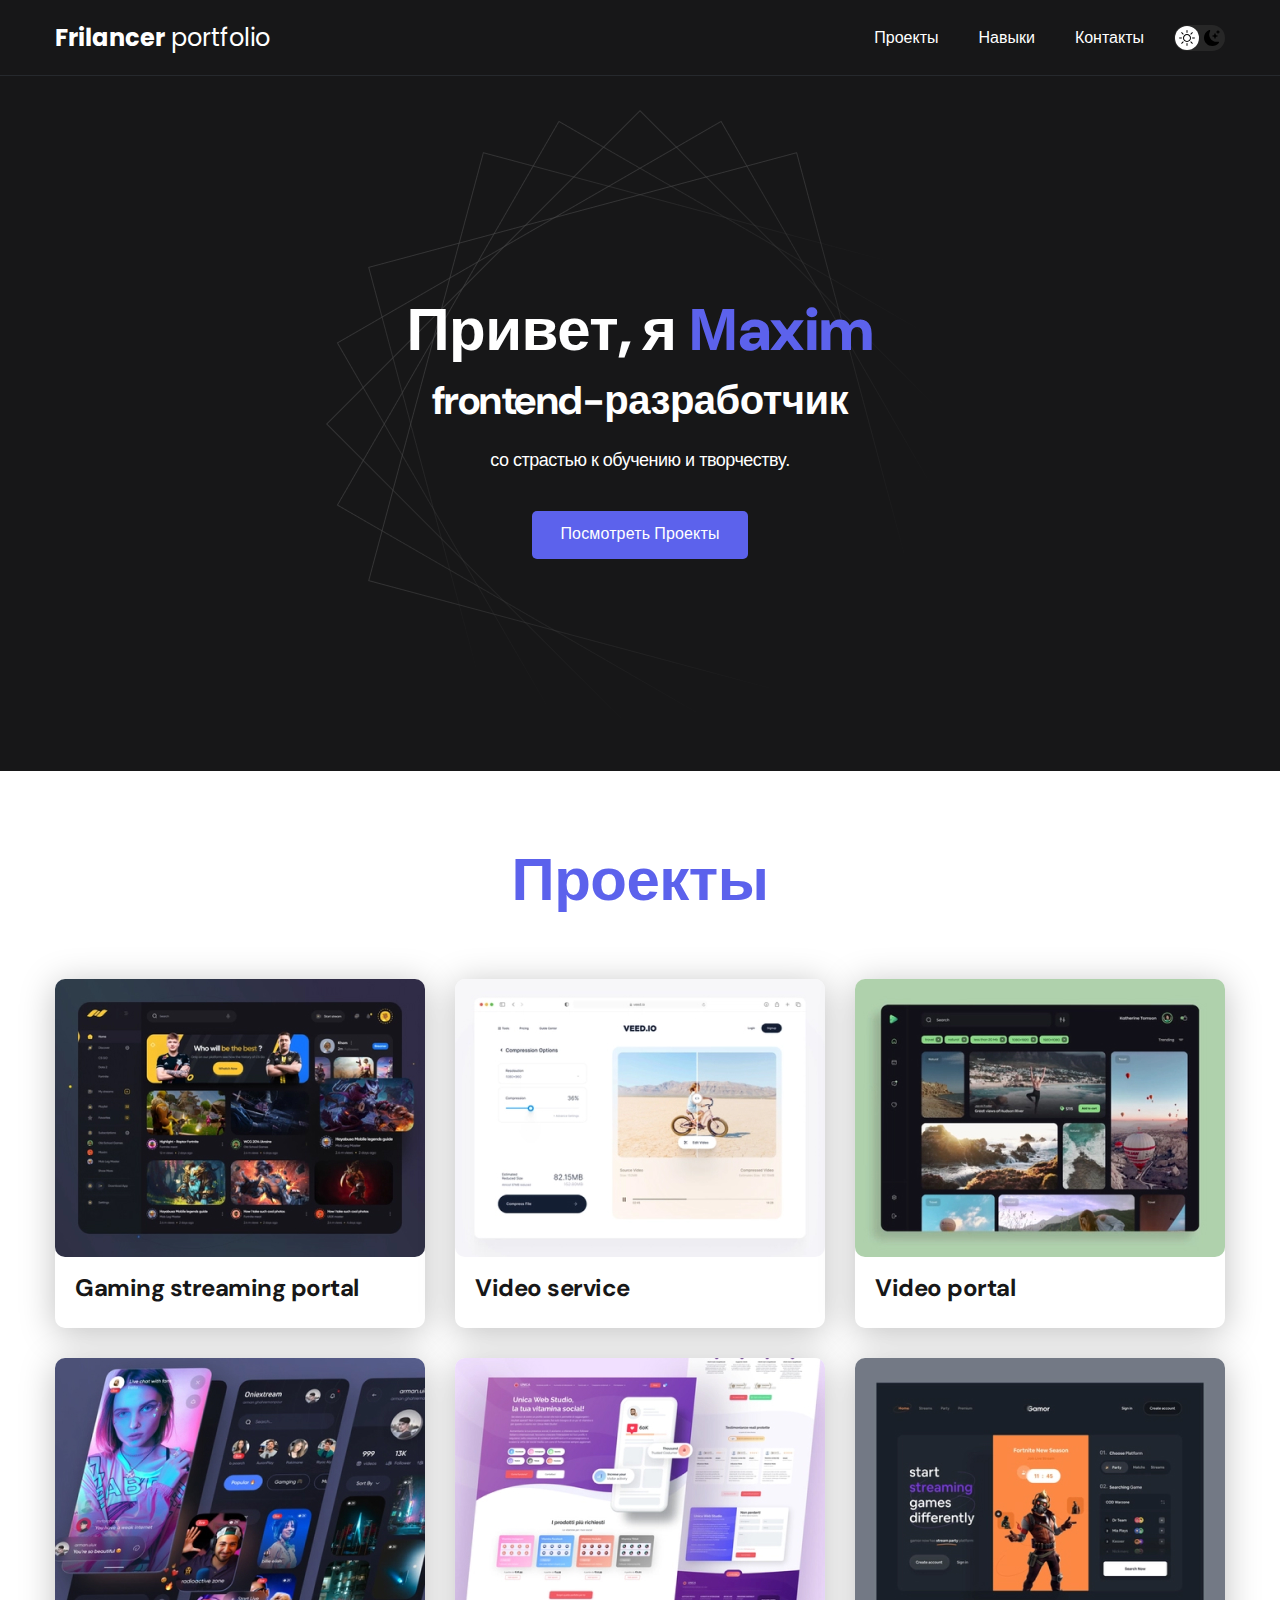
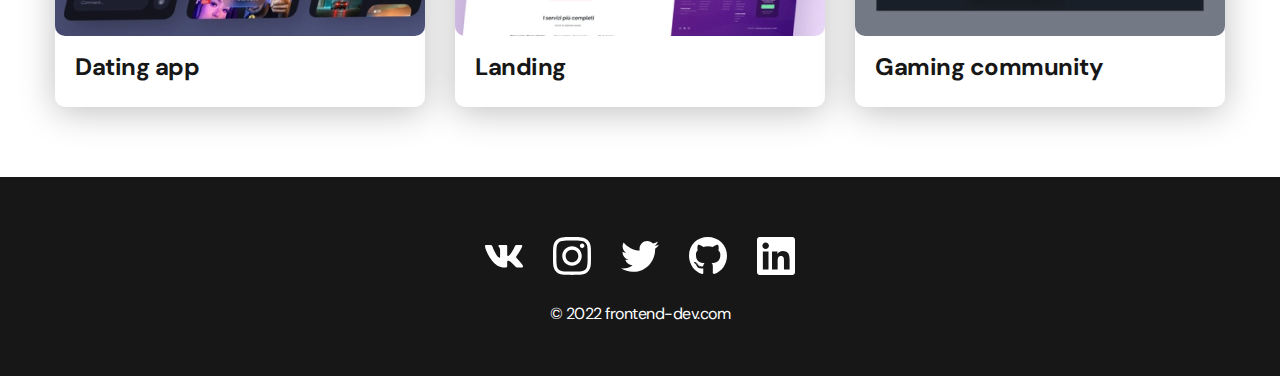
<file: index.html>
<!DOCTYPE html>
<html lang="en">
<head>
    <meta charset="UTF-8">
    <meta name="viewport" content="width=device-width, initial-scale=1.0">
    <title>Frilancer portfolio</title>
    <link rel="stylesheet" href="./css/main.css">
</head>
<body>

    <nav class="nav">
        <div class="container">
            <div class="nav-row">

                <a href="./index.html" class="logo"><strong>Frilancer</strong> portfolio</a>

                <button class="dark-mode-btn">
                    <img src="./images/icons/sun.svg" alt="light-mode" class="dark-mode__icon">
                    <img src="./images/icons/moon.svg" alt="dark-mode" class="dark-mode__icon">
                </button>

                <ul class="nav-list">
                    <li class="nav-list__item"><a href="./index.html" class="nav-list__link">Проекты</a></li>
                    <li class="nav-list__item"><a href="./skills.html" class="nav-list__link">Навыки</a></li>
                    <li class="nav-list__item"><a href="contacts.html" class="nav-list__link">Контакты</a></li>
                </ul>

            </div>
        </div>
    </nav>

    <header class="header">
        <div class="header-wrapper">

            <h1 class="header-title">
                <strong>Привет, я <em>Мaxim</em></strong><br>
                frontend-разработчик
            </h1>

            <div class="header-text">
                <p>со страстью к обучению и творчеству.</p>
            </div>

            <a href="#!" class="btn">Посмотреть Проекты</a>

        </div>
    </header>

    <main class="section">
        <div class="container">

            <h2 class="title-1">Проекты</h2>

            <ul class="projects">
                <li class="project">
                    <a href="project-page.html">
                        <img class="project__image" src="./images/projects/01.jpg" alt="project-image">
                        <h3 class="project__title">Gaming streaming portal</h3>
                    </a>
                </li>
                <li class="project">
                    <a href="project-page.html">
                        <img class="project__image" src="./images/projects/02.jpg" alt="project-image">
                        <h3 class="project__title">Video service</h3>
                    </a>
                </li>
                <li class="project">
                    <a href="project-page.html">
                        <img class="project__image" src="./images/projects/03.jpg" alt="project-image">
                        <h3 class="project__title">Video portal</h3>
                    </a>
                </li>
                <li class="project">
                    <a href="project-page.html"></a>
                        <img class="project__image" src="./images/projects/04.jpg" alt="project-image">
                        <h3 class="project__title">Dating app</h3>
                    </a>
                </li>
                <li class="project">
                    <a href="project-page.html"></a>
                        <img class="project__image" src="./images/projects/05.jpg" alt="project-image">
                        <h3 class="project__title">Landing</h3>
                    </a>
                </li>
                <li class="project">
                    <a href="project-page.html">
                        <img class="project__image" src="./images/projects/06.jpg" alt="project-image">
                        <h3 class="project__title">Gaming community</h3>
                    </a>
                </li>
            </ul>

        </div>
    </main>  
    
    <footer class="footer">
        <div class="footer__wrapper">

            <ul class="social">
                <li class="social item"><a href="#!"><img src="./images/icons/vk.svg" alt="icon"></a></li>
                <li class="social item"><a href="#!"><img src="./images/icons/instagram.svg" alt="icon"></a></li>
                <li class="social item"><a href="#!"><img src="./images/icons/twitter.svg" alt="icon"></a></li>
                <li class="social item"><a href="#!"><img src="./images/icons/gitHub.svg" alt="icon"></a></li>
                <li class="social item"><a href="#!"><img src="./images/icons/linkedIn.svg" alt="icon"></a></li>
            </ul>

            <div class="copyright">
                <p>© 2022 frontend-dev.com</p>
            </div>
            
        </div>
    </footer>    

    <script type="module" src="./js/main.js"></script>

</body>
</html>
</file>
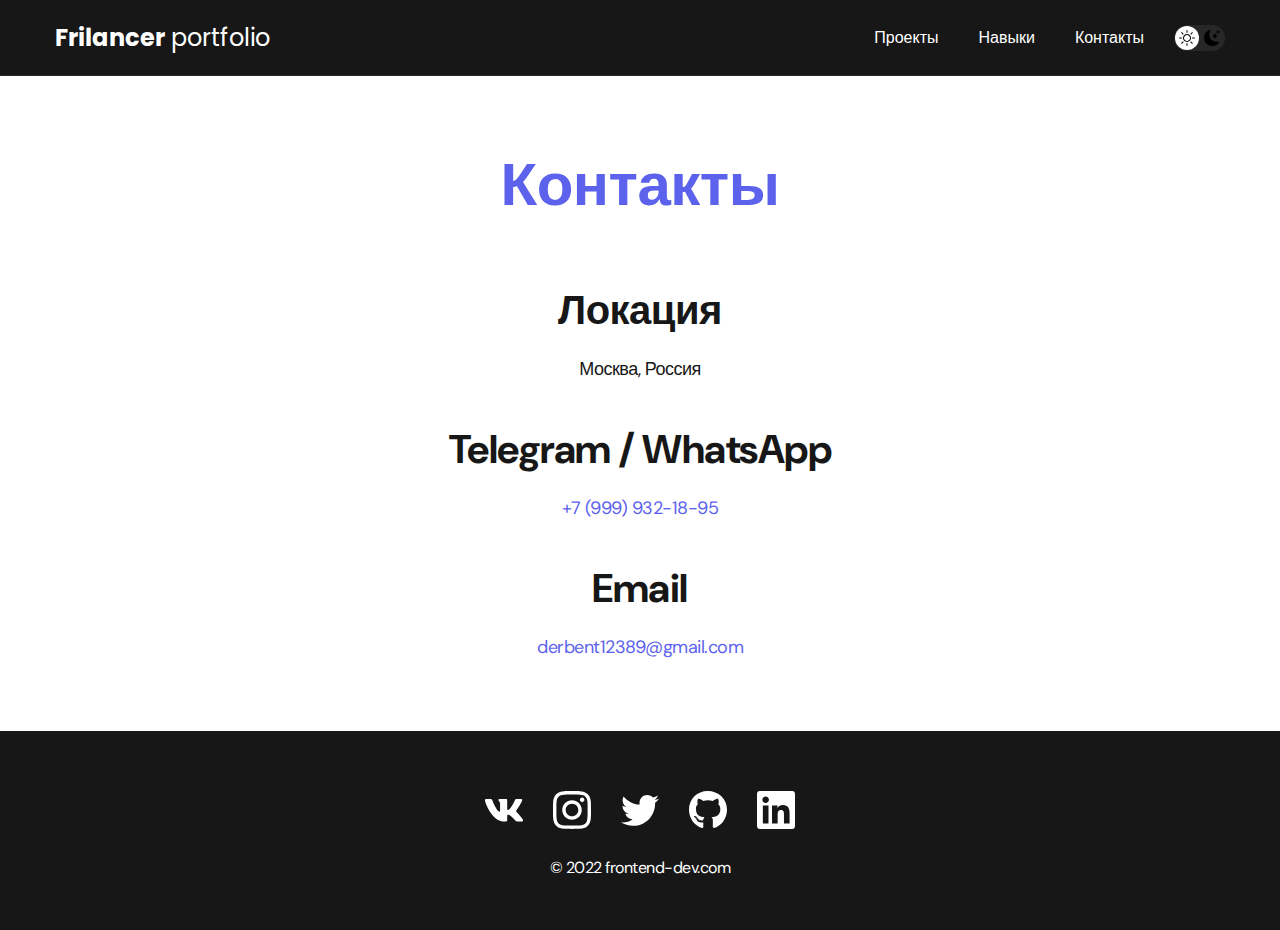
<file: contacts.html>
<!DOCTYPE html>
<html lang="en">
<head>
    <meta charset="UTF-8">
    <meta name="viewport" content="width=device-width, initial-scale=1.0">
    <title>Frilancer portfolio</title>
    <link rel="stylesheet" href="./css/main.css">
</head>
<body>

    <nav class="nav">
        <div class="container">
            <div class="nav-row">

                <a href="./index.html" class="logo"><strong>Frilancer</strong> portfolio</a>

                <button class="dark-mode-btn">
                    <img src="./images/icons/sun.svg" alt="light-mode" class="dark-mode__icon">
                    <img src="./images/icons/moon.svg" alt="dark-mode" class="dark-mode__icon">
                </button>

                <ul class="nav-list">
                    <li class="nav-list__item"><a href="./index.html" class="nav-list__link">Проекты</a></li>
                    <li class="nav-list__item"><a href="./skills.html" class="nav-list__link">Навыки</a></li>
                    <li class="nav-list__item"><a href="contacts.html" class="nav-list__link">Контакты</a></li>
                </ul>

            </div>
        </div>
    </nav>

    <main class="section">
        <div class="container">

            <h1 class="title-1">Контакты</h1>

            <ul class="content-list">

                <li class="content-list__item">

                    <h2 class="title-2">Локация</h2>

                    <p class="description">
                        Москва, Россия
                    </p>

                </li>

                <li class="content-list__item">

                    <h2 class="title-2">Telegram / WhatsApp</h2>

                    <p class="description">
                        <a href=”tel:+79999321895”>+7 (999) 932-18-95</a>
                    </p>

                </li>

                <li class="content-list__item">

                    <h2 class="title-2">Email</h2>

                    <p class="description">
                        <a href="mailto:derbent12389@gmail.com">derbent12389@gmail.com</a>
                    </p>
                    
                </li>

            </ul>
        </div>
    </main>  
    
    <footer class="footer">
        <div class="footer__wrapper">
            <ul class="social">
                <li class="social item"><a href="#!"><img src="./images/icons/vk.svg" alt="icon"></a></li>
                <li class="social item"><a href="#!"><img src="./images/icons/instagram.svg" alt="icon"></a></li>
                <li class="social item"><a href="#!"><img src="./images/icons/twitter.svg" alt="icon"></a></li>
                <li class="social item"><a href="#!"><img src="./images/icons/gitHub.svg" alt="icon"></a></li>
                <li class="social item"><a href="#!"><img src="./images/icons/linkedIn.svg" alt="icon"></a></li>
            </ul>
            <div class="copyright">
                <p>© 2022 frontend-dev.com</p>
            </div>
        </div>
    </footer>    
    <script type="module" src="./js/main.js"></script>
</body>
</html>
</file>
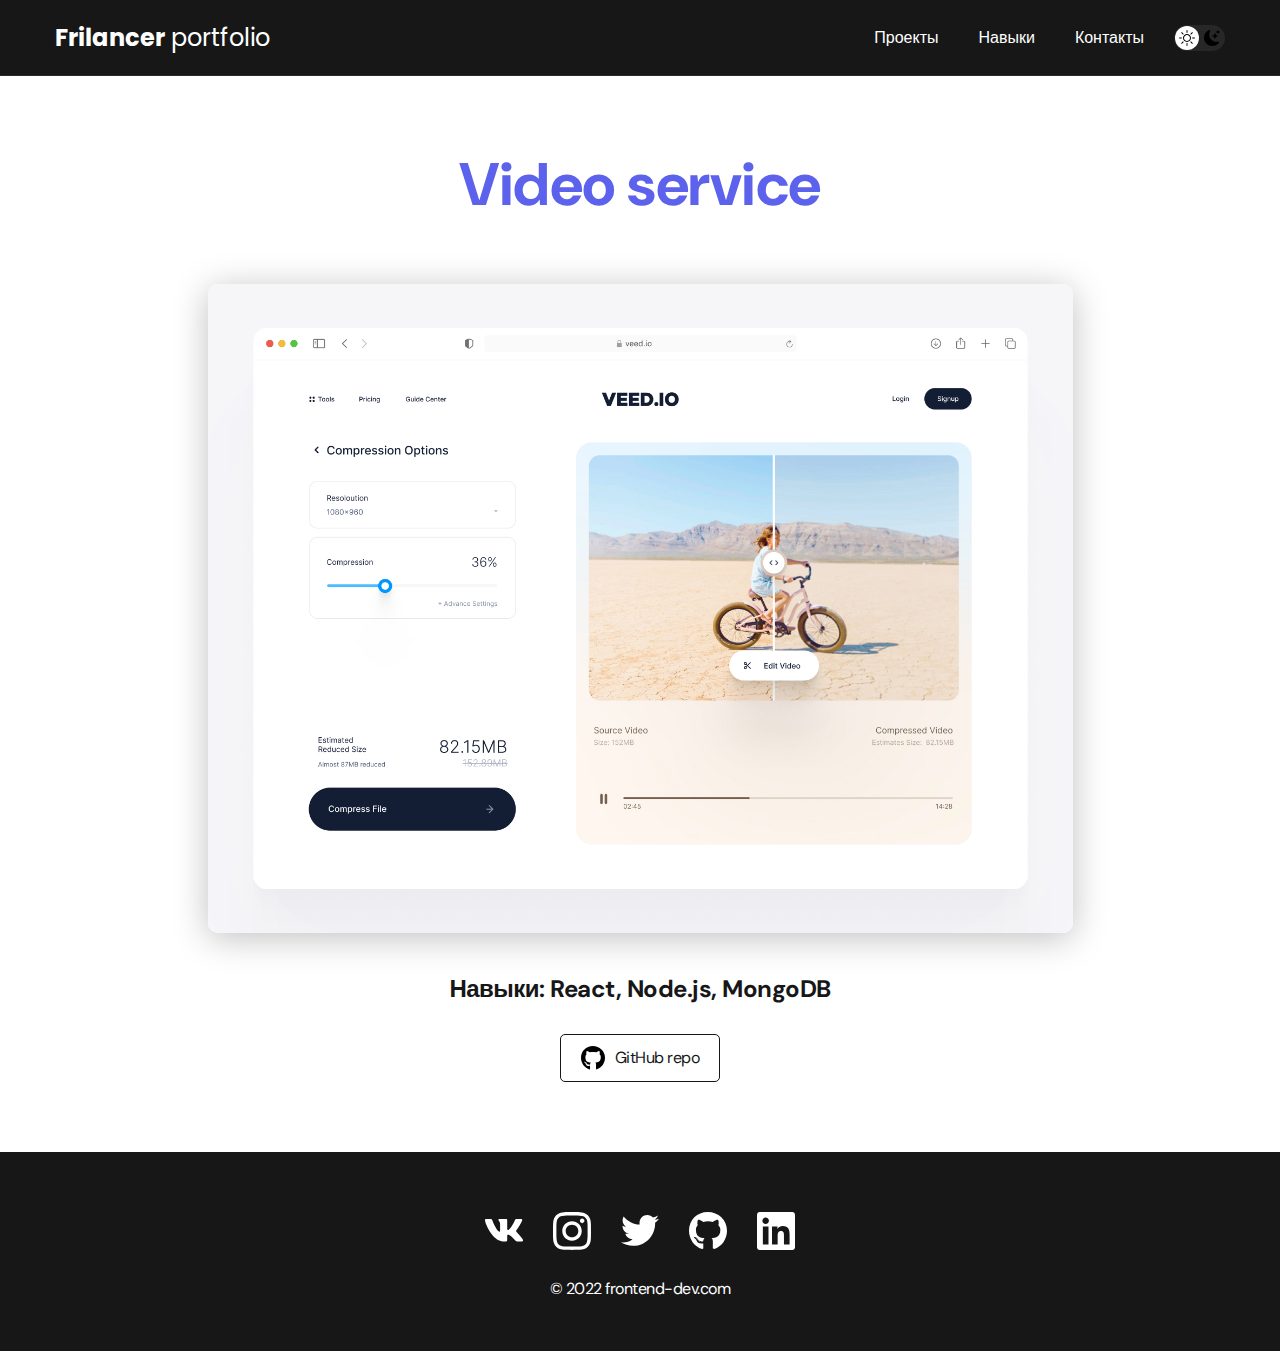
<file: project-page.html>
<!DOCTYPE html>
<html lang="en">
<head>
    <meta charset="UTF-8">
    <meta name="viewport" content="width=device-width, initial-scale=1.0">
    <title>Frilancer portfolio</title>
    <link rel="stylesheet" href="./css/main.css">
</head>
<body>

    <nav class="nav">
        <div class="container">
            <div class="nav-row">

                <a href="./index.html" class="logo"><strong>Frilancer</strong> portfolio</a>

                <button class="dark-mode-btn">
                    <img src="./images/icons/sun.svg" alt="light-mode" class="dark-mode__icon">
                    <img src="./images/icons/moon.svg" alt="dark-mode" class="dark-mode__icon">
                </button>

                <ul class="nav-list">
                    <li class="nav-list__item"><a href="./index.html" class="nav-list__link">Проекты</a></li>
                    <li class="nav-list__item"><a href="./skills.html" class="nav-list__link">Навыки</a></li>
                    <li class="nav-list__item"><a href="contacts.html" class="nav-list__link">Контакты</a></li>
                </ul>

            </div>
        </div>
    </nav>

    <main class="section">
        <div class="container">
            <div class="project-details">

                <h1 class="title-1">Video service</h1>

                <img class="project-details__cover" src="./images/projects/02-big.jpg" alt="project-image">

                <div class="project-details__desc">
                    <p>Навыки: React, Node.js, MongoDB</p>
                </div>

                <a href="#!" class="btn-outline">
                    <img src="./images/icons/gitHub-black.svg" alt="gitHub-icon">
                    GitHub repo
                </a>

            </div>
        </div>
    </main>  
    
    <footer class="footer">
        <div class="footer__wrapper">
            <ul class="social">
                <li class="social item"><a href="#!"><img src="./images/icons/vk.svg" alt="icon"></a></li>
                <li class="social item"><a href="#!"><img src="./images/icons/instagram.svg" alt="icon"></a></li>
                <li class="social item"><a href="#!"><img src="./images/icons/twitter.svg" alt="icon"></a></li>
                <li class="social item"><a href="#!"><img src="./images/icons/gitHub.svg" alt="icon"></a></li>
                <li class="social item"><a href="#!"><img src="./images/icons/linkedIn.svg" alt="icon"></a></li>
            </ul>
            <div class="copyright">
                <p>© 2022 frontend-dev.com</p>
            </div>
        </div>
    </footer>    
    <script type="module" src="./js/main.js"></script>
</body>
</html>
</file>
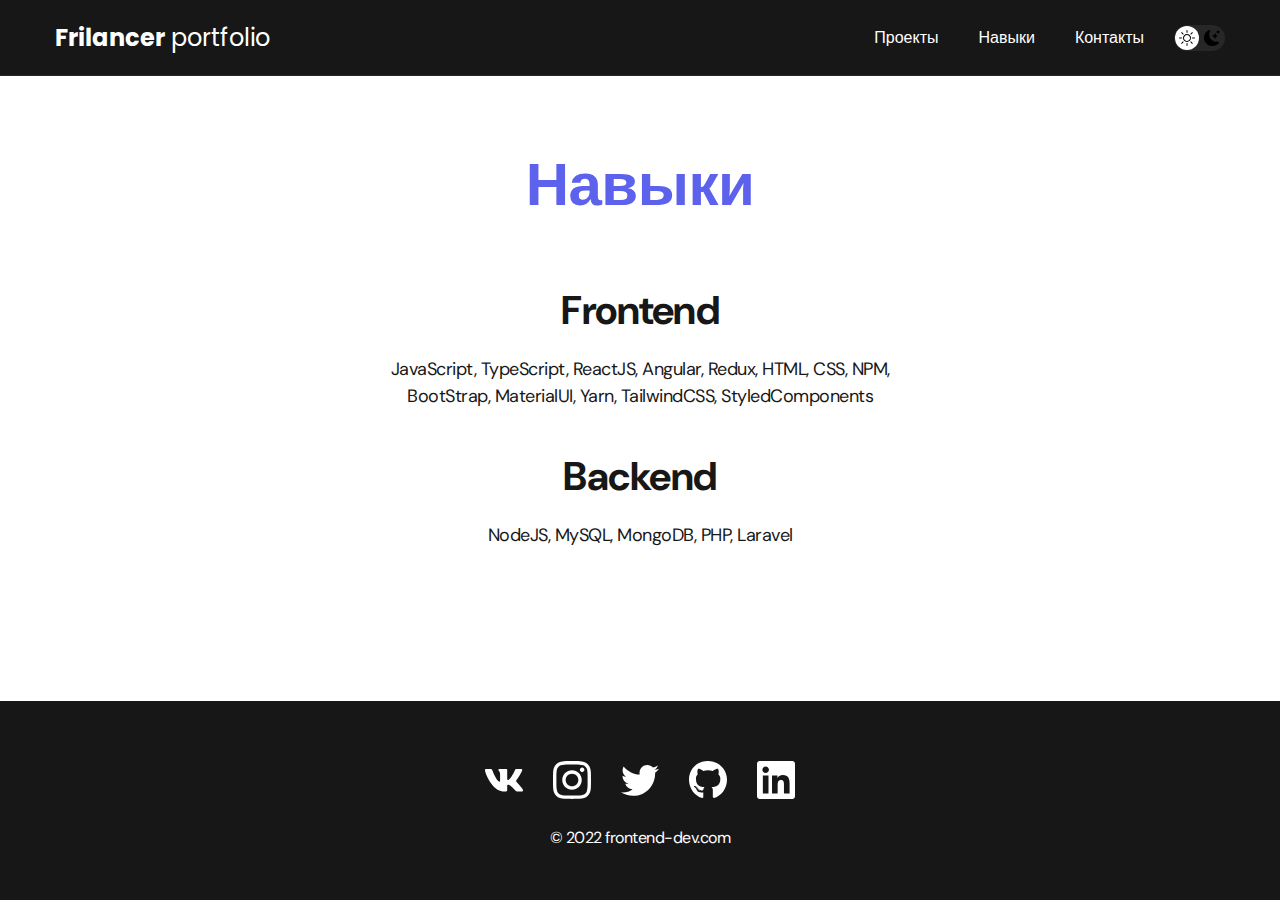
<file: skills.html>
<!DOCTYPE html>
<html lang="en">
<head>
    <meta charset="UTF-8">
    <meta name="viewport" content="width=device-width, initial-scale=1.0">
    <title>Frilancer portfolio</title>
    <link rel="stylesheet" href="./css/main.css">
</head>
<body>

    <nav class="nav">
        <div class="container">
            <div class="nav-row">

                <a href="./index.html" class="logo"><strong>Frilancer</strong> portfolio</a>

                <button class="dark-mode-btn">
                    <img src="./images/icons/sun.svg" alt="light-mode" class="dark-mode__icon">
                    <img src="./images/icons/moon.svg" alt="dark-mode" class="dark-mode__icon">
                </button>

                <ul class="nav-list">
                    <li class="nav-list__item"><a href="./index.html" class="nav-list__link">Проекты</a></li>
                    <li class="nav-list__item"><a href="./skills.html" class="nav-list__link">Навыки</a></li>
                    <li class="nav-list__item"><a href="contacts.html" class="nav-list__link">Контакты</a></li>
                </ul>

            </div>
        </div>
    </nav>

    <main class="section">
        <div class="container">

            <h1 class="title-1">Навыки</h1>

            <ul class="content-list">

                <li class="content-list__item">

                    <h2 class="title-2">Frontend</h2>

                    <p class="description">
                        JavaScript, TypeScript, ReactJS, Angular, Redux, HTML, CSS, NPM, BootStrap, MaterialUI, Yarn, TailwindCSS, StyledComponents
                    </p>

                </li>

                <li class="content-list__item">

                    <h2 class="title-2">Backend</h2>

                    <p class="description">
                        NodeJS, MySQL, MongoDB, PHP, Laravel
                    </p>
                    
                </li>

            </ul>
        </div>
    </main>  
    
    <footer class="footer">
        <div class="footer__wrapper">
            <ul class="social">
                <li class="social item"><a href="#!"><img src="./images/icons/vk.svg" alt="icon"></a></li>
                <li class="social item"><a href="#!"><img src="./images/icons/instagram.svg" alt="icon"></a></li>
                <li class="social item"><a href="#!"><img src="./images/icons/twitter.svg" alt="icon"></a></li>
                <li class="social item"><a href="#!"><img src="./images/icons/gitHub.svg" alt="icon"></a></li>
                <li class="social item"><a href="#!"><img src="./images/icons/linkedIn.svg" alt="icon"></a></li>
            </ul>
            <div class="copyright">
                <p>© 2022 frontend-dev.com</p>
            </div>
        </div>
    </footer>    
    <script type="module" src="./js/main.js"></script>
</body>
</html>
</file>
<file: css/main.css>
@import "./reset.css";
@import url('https://fonts.googleapis.com/css2?family=DM+Sans:opsz,wght@9..40,400;9..40,500;9..40,700&family=Poppins:wght@400;500;700&display=swap');

/*
font-family: 'DM Sans', sans-serif;
font-family: 'Poppins', sans-serif;
*/

:root {
    --black: #171718;
    --black-border: #26292D;
    --white: #fff;
    --purple: #5C62EC;

    --dark-bg: var(--black);
    --dark-border: var(--black-border);
    --header-text: var(--white);
    --accent: var(--purple);

    /* Light mode */

    --page-bg: var(--white);
    --text-color: var(--black);

    --project-card-bg: var(--white);
    --project-card-text: var(--black);
    --box-shadow: 0px 5px 35px 0px rgba(0, 0, 0, 0.25);
}

    /* Dark mode */

.dark {
    --page-bg: #252526;
    --text-color: var(--white);

    --project-card-bg: var(--black);
    --project-card-text: var(--white);
    --box-shadow: 0px 5px 35px 0px #5c62ec80;
}


html, body {
    display: flex;
    flex-direction: column;
    min-height: 100vh;

    font-family: 'DM Sans', sans-serif;
    letter-spacing: -0.5px;

    background-color: var(--page-bg);
    color: var(--text-color);
}

a {
    text-decoration: none;
    color: inherit;
}

.container {
    margin: 0 auto;
    padding: 0 15px;
    max-width: 1200px;
}

/*  * {
    border: 1px solid red;
} */

/* General */

.section {
    padding: 70px 0;
}

.title-1 {
    text-align: center;
    margin-bottom: 60px;

    font-size: 60px;
    font-weight: 700;
    line-height: 1.3;

    color: var(--accent);
}

.title-2 {
    margin-bottom: 20px;

    font-size: 40px;
    font-weight: 700;
    line-height: 1.3;
}


/* Nav */

.nav {
    font-family: 'Poppins', sans-serif;
    padding: 20px 0;
    border-bottom: 1px solid var(--dark-border);
    background-color: var(--dark-bg);
    color: var(--header-text);
    letter-spacing: normal;
}

.nav-row {
    display: flex;
    flex-wrap: wrap;
    justify-content: flex-end;
    align-items: center;
    row-gap: 20px;
    column-gap: 30px;
}

.logo strong {
    font-weight: 700;
}

a.logo {
    margin-right: auto;
    font-size: 24px;
}

.nav-list {
    position: relative;

    display: flex;
    flex-wrap: wrap;

    --underline-width: 0; /* начальная ширина */
    --underline-offset-x: 0; /* начальная позиция */

    font-size: 16px;
    align-items: center;
    column-gap: 40px;
    row-gap: 10px;
    font-weight: 500;
}

/* МОИ ДОРАБОТКИ */

.nav-list::before {
    width: var(--underline-width); /* установка ширины */
    transform: translateX(var(--underline-offset-x)); /* установка позиции */
    transition: transform 0.5s, width 0.5s; /* плавность перетекания */
  }



.nav-list::before {
    content: "";
    display: block;
    position: absolute;
    left: 0;
    top: 100%;
    height: 2px;
    width: var(--underline-width);
    transform: translateX(var(--underline-offset-x));
    background-color: var(--accent);
    transition: transform 0.5s, width 0.5s;
    border-radius: 2px;
}

/*
.nav-list__link {
    transition: 0.2s ease-in;
}

.nav-list__link:hover {
    opacity: 0.8;
}

.nav-list__link--active {
    position: relative;
}

.nav-list__link--active::before {
    content: "";

    position: absolute;
    left: 0;
    top: 100%;

    display: block;
    width: 100%;
    height: 2px;
    background-color: var(--accent);
}
*/

/* Dark-mode */

.dark-mode-btn {
    position: relative;
    order: 9;

    display: flex;
    justify-content: space-between;

    width: 51px;
    height: 26px;
    border-radius: 50px;
    padding: 5px;

    background-color: #272727;
}

.dark-mode__icon {
    position: relative;

    width: 16px;
    height: 16px;
}

.dark-mode-btn::before {
    position: absolute;

    content: '';
    display: block;

    width: 24px;
    height: 24px;   
    top: 1px;
    left: 1px;
    border-radius: 50%;
    background-color: var(--header-text);

    transition: 0.2s ease-in;
}

.dark-mode-btn--active::before {
    left: 26px;
}

/* Header */

.header {
    display: flex;
    align-items: center;
    justify-content: center;

    min-height: 695px;
    padding: 40px 0;

    background-color: var(--dark-bg);
    background-image: url(./../images/header-bg.png);
    background-repeat: no-repeat;
    background-size: auto;
    background-position: center center;

    color: var(--header-text);

    text-align: center;
}

.header-wrapper {
    padding: 0 15px;
    max-width: 660px;
}

.header-title {
    font-size: 40px;
    font-weight: 700;
    line-height: 1.4;

    margin-bottom: 20px;
}

.header-title strong {
    font-size: 60px;
}

.header-title em {
    font-style: normal;
    color: var(--accent);
}

.header-text {
    margin-bottom: 40px;
    font-size: 18px;
    line-height: 1.333;
}

.header-text p+p {
    margin-top: 0.5em;
}

/* Btn */

.btn {
    display: inline-block;
    height: 48px;
    padding: 12px 28px;

    border-radius: 5px;
    background-color: var(--accent);
    color: var(--header-text);

    font-size: 16px;
    font-weight: 500;
    letter-spacing: 0.15px;

    transition: opasity 0.2s ease-in;
}

.btn:hover, .btn-outline:hover {
    opacity: 0.8;
}

.btn:active, .btn-outline:active {
    position: relative;
    top: 2px;
}

.btn-outline {
    display: flex;
    column-gap: 10px;
    align-items: center;

    height: 48px;
    padding: 12px 20px;

    border-radius: 5px;
    border: 1px solid var(--dark-bg);
    color: var(--dark-bg);
    background-color: var(--header-text);

    transition: opacity 0.25 ease-in;
}

/* Projects */

.projects {
    display: flex;
    justify-content: center;
    flex-wrap: wrap;
    column-gap: 30px;
    row-gap: 30px;
}

.project {
    max-width: 370px;
    border-radius: 10px;

    background-color: var(--project-card-bg);
    box-shadow: var(--box-shadow);
}

.project__image {
    display: block;
    border-radius: 10px;
}

.project__title {
    margin: 15px 20px 25px;
    font-size: 24px;
    font-weight: 700;
    line-height: 1.3;
    color: var(--project-card-text);
}


/* Project-details */

.project-details {
    max-width: 865px;
    margin: 0 auto;

    display: flex;
    flex-direction: column;
    align-items: center;
}

.project-details__cover {
    max-width: 100%;
    margin-bottom: 40px;

    border-radius: 10px;
    box-shadow: 0px 5px 35px 0px rgba(0, 0, 0, 0.25);
}
    
 .project-details__desc {
    margin-bottom: 30px;

    font-size: 24px;
    font-weight: 700;
    line-height: 1.3;

    text-align: center;
}


/* Skills */

.content-list {
    max-width: 570px;
    margin: 0 auto;

    display: flex;
    flex-direction: column;
    row-gap: 40px;
    text-align: center;
}

.content-list__item {
    font-size: 18px; 
    line-height:1.5;
}

.content-list__item p + p {
    margin-top: 0.5em;
}

.content-list__item a {
    color: var(--accent);
}

/* Footer */

.footer {
    margin-top: auto;
    padding: 60px 0 50px;
    background-color: var(--dark-bg);
    color: var(--header-text);
}

.footer__wrapper {
    display: flex;
    flex-direction: column;
    align-items: center;
    row-gap: 27px;
}

.social {
    display: flex;
    column-gap: 30px;
    align-items: center;
}

.copyright {
    line-height: 1.5;
}

@media (max-width: 620px) {

    /* Nav */

    .nav-row {
        justify-content: space-between;
    }

    a.logo {
        font-size: 23px;
    }

    .dark-mode-btn {
        order: 0;
    }


    /* Header */

    .header {
        min-height: unset;
    }

    .header-title {
        font-size: 30px;
    }

    .header-title strong {
        font-size: 40px;
    }

    /* General */

    .section {
        padding: 40px 0;
    }

    .title-1 {
        margin-bottom: 30px;
        font-size: 40px;
    }

    .title-2 {
        margin-bottom: 10px;
        font-size: 30px;
    }

    /* Projects */

    .project__title {
        margin: 10px 15px 15px;
        font-size: 22px;
    }

    /* Project page */

    .project-details__desc {
        margin-bottom: 20px;
        font-size: 22px;
    }

    /* Content-list */

    .content-list {
        row-gap: 20px;
    }

    .content-list__item {
        font-size: 16px;
    }

    /* Footer */

    .footer {
        padding: 40px 0 30px;
    }

    .footer__wrapper {
        row-gap: 20px;
    }

    .social {
        column-gap: 20px;
    }

    .social.item {
        width: 30px;
    }

}
</file>
